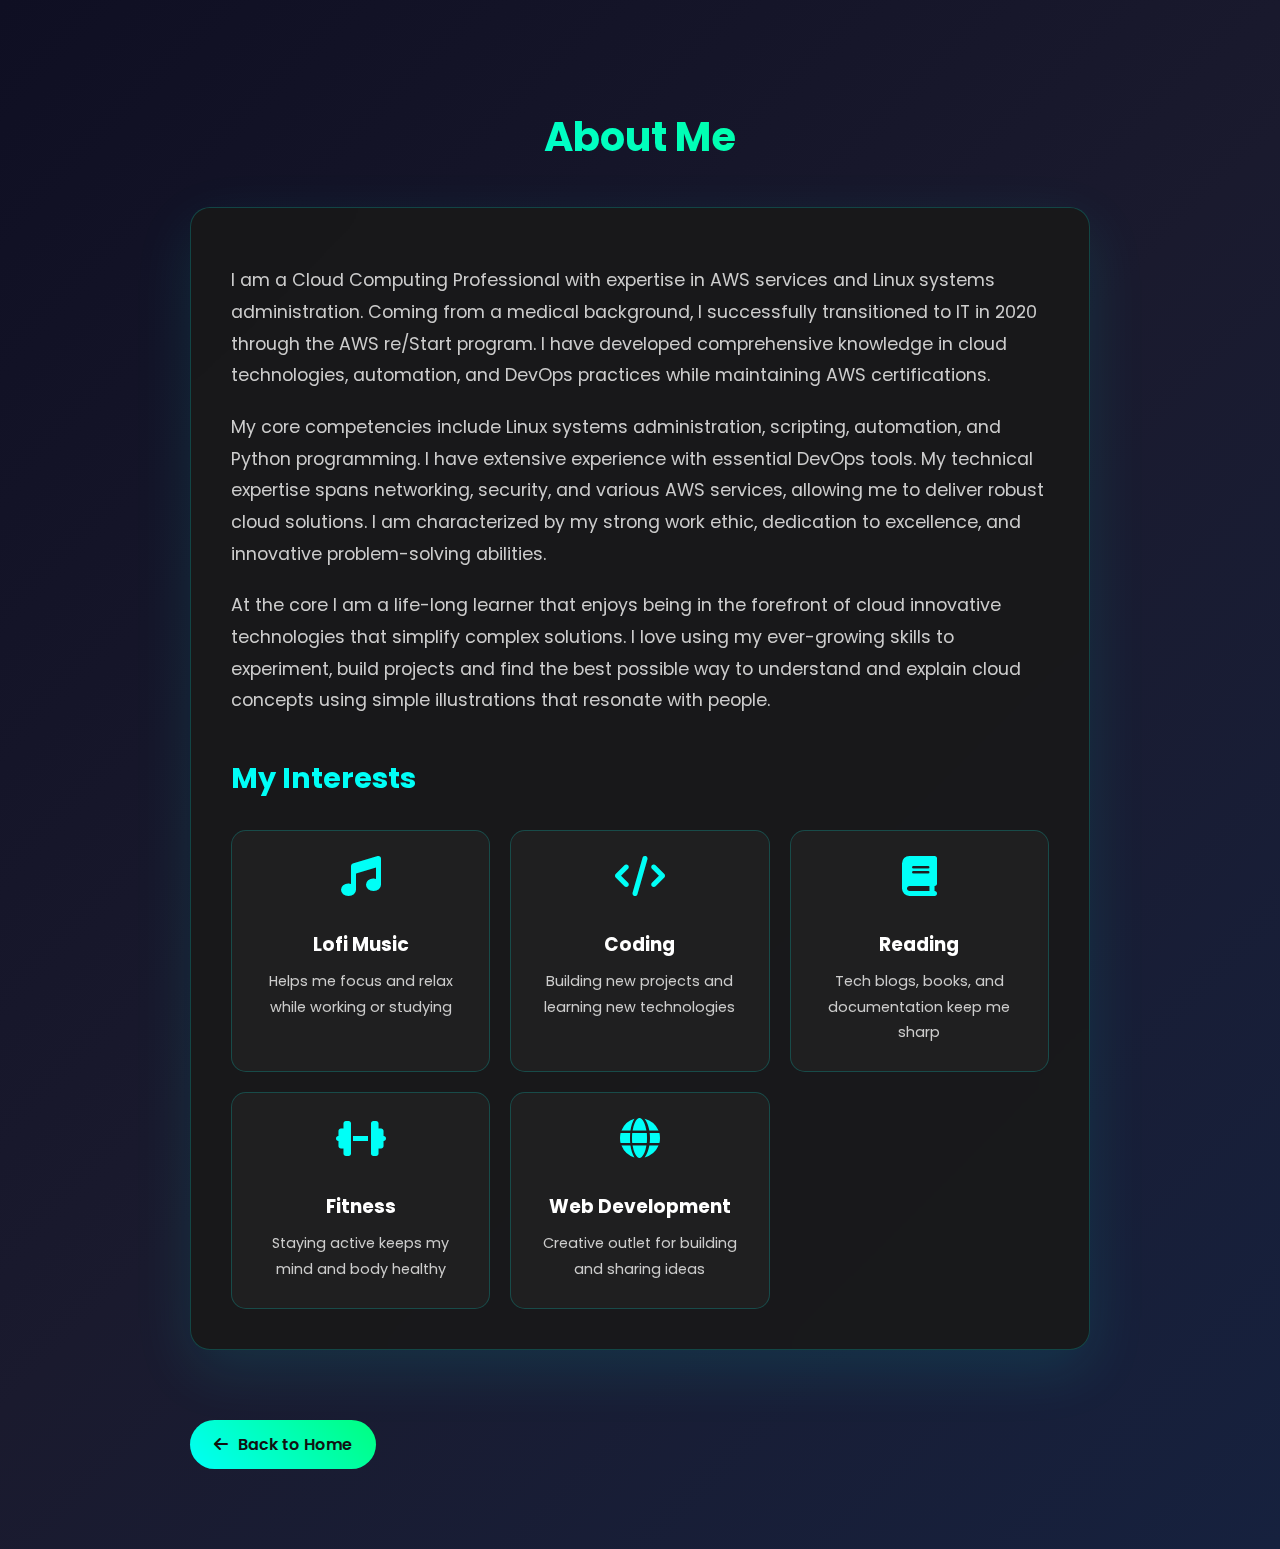
<file: about.html>
<!DOCTYPE html>
<html lang="en">
<head>
    <meta charset="UTF-8" />
    <meta name="viewport" content="width=device-width, initial-scale=1.0" />
    <title>About Me | Gustav V. Kiewiets</title>
    <link rel="stylesheet" href="https://cdnjs.cloudflare.com/ajax/libs/font-awesome/6.4.2/css/all.min.css"/>
    <link href="https://fonts.googleapis.com/css2?family=Poppins:wght@300;400;500;600;700&display=swap" rel="stylesheet">
    <style>
        body {
            font-family: 'Poppins', Arial, sans-serif;
            background: linear-gradient(135deg, #0f0f23 0%, #1a1a2e 50%, #16213e 100%);
            margin: 0;
            padding: 0;
            color: #fff;
            min-height: 100vh;
        }
        
        .container {
            max-width: 900px;
            margin: 60px auto;
            padding: 20px;
        }
        
        h1 {
            text-align: center;
            font-size: 2.5rem;
            font-weight: 700;
            margin-bottom: 40px;
            background: linear-gradient(45deg, #00fff7, #00ff7f);
            -webkit-background-clip: text;
            -webkit-text-fill-color: transparent;
            background-clip: text;
        }
        
        .about-card {
            background: rgba(24, 24, 24, 0.9);
            backdrop-filter: blur(20px);
            border-radius: 20px;
            border: 1px solid rgba(0, 255, 247, 0.2);
            box-shadow: 0 20px 60px rgba(0, 255, 247, 0.1);
            padding: 40px;
            margin-bottom: 40px;
        }
        
        .about-card h2 {
            color: #00fff7;
            font-size: 1.8rem;
            margin-bottom: 20px;
        }
        
        .about-card p {
            color: #ccc;
            line-height: 1.8;
            font-size: 1.1rem;
            margin-bottom: 20px;
        }
        
        .interests-section {
            margin-top: 40px;
        }
        
        .interests-grid {
            display: grid;
            grid-template-columns: repeat(auto-fit, minmax(250px, 1fr));
            gap: 20px;
            margin-top: 30px;
        }
        
        .interest-box {
            background: rgba(34, 34, 34, 0.8);
            border-radius: 15px;
            padding: 25px;
            border: 1px solid rgba(0, 255, 247, 0.2);
            transition: all 0.3s ease;
            cursor: pointer;
            text-align: center;
        }
        
        .interest-box:hover {
            border-color: #00fff7;
            transform: translateY(-5px);
            box-shadow: 0 15px 30px rgba(0, 255, 247, 0.2);
        }
        
        .interest-box i {
            font-size: 2.5rem;
            color: #00fff7;
            margin-bottom: 15px;
        }
        
        .interest-box h3 {
            color: #fff;
            margin-bottom: 10px;
        }
        
        .interest-box p {
            color: #ccc;
            font-size: 0.9rem;
            margin: 0;
        }
        
        .back-link {
            display: inline-flex;
            align-items: center;
            gap: 10px;
            background: linear-gradient(45deg, #00fff7, #00ff7f);
            color: #111;
            text-decoration: none;
            padding: 12px 24px;
            border-radius: 25px;
            font-weight: 600;
            transition: all 0.3s ease;
            margin-top: 30px;
        }
        
        .back-link:hover {
            transform: translateY(-2px);
            box-shadow: 0 10px 25px rgba(0, 255, 247, 0.3);
        }
        
        @media (max-width: 768px) {
            .container {
                margin: 40px auto;
                padding: 15px;
            }
            
            .about-card {
                padding: 30px 20px;
            }
            
            h1 {
                font-size: 2rem;
            }
            
            .interests-grid {
                grid-template-columns: 1fr;
            }
        }
    </style>
</head>
<body>
    <div class="container">
        <h1>About Me</h1>
        
        <div class="about-card">
            <p>
                I am a Cloud Computing Professional with expertise in AWS services and Linux systems administration. Coming from a medical background, I successfully transitioned to IT in 2020 through the AWS re/Start program. I have developed comprehensive knowledge in cloud technologies, automation, and DevOps practices while maintaining AWS certifications.
            </p>
            <p>
                My core competencies include Linux systems administration, scripting, automation, and Python programming. I have extensive experience with essential DevOps tools. My technical expertise spans networking, security, and various AWS services, allowing me to deliver robust cloud solutions. I am characterized by my strong work ethic, dedication to excellence, and innovative problem-solving abilities.
            </p>
            <p>
                At the core I am a life-long learner that enjoys being in the forefront of cloud innovative technologies that simplify complex solutions. I love using my ever-growing skills to experiment, build projects and find the best possible way to understand and explain cloud concepts using simple illustrations that resonate with people.
            </p>
            
            <div class="interests-section">
                <h2>My Interests</h2>
                <div class="interests-grid">
                    <div class="interest-box">
                        <i class="fa-solid fa-music"></i>
                        <h3>Lofi Music</h3>
                        <p>Helps me focus and relax while working or studying</p>
                    </div>
                    <div class="interest-box">
                        <i class="fa-solid fa-code"></i>
                        <h3>Coding</h3>
                        <p>Building new projects and learning new technologies</p>
                    </div>
                    <div class="interest-box">
                        <i class="fa-solid fa-book"></i>
                        <h3>Reading</h3>
                        <p>Tech blogs, books, and documentation keep me sharp</p>
                    </div>
                    <div class="interest-box">
                        <i class="fa-solid fa-dumbbell"></i>
                        <h3>Fitness</h3>
                        <p>Staying active keeps my mind and body healthy</p>
                    </div>
                    <div class="interest-box">
                        <i class="fa-solid fa-globe"></i>
                        <h3>Web Development</h3>
                        <p>Creative outlet for building and sharing ideas</p>
                    </div>
                </div>
            </div>
        </div>
        
        <a href="index.html" class="back-link">
            <i class="fas fa-arrow-left"></i> Back to Home
        </a>
    </div>
</body>
</html>
</file>
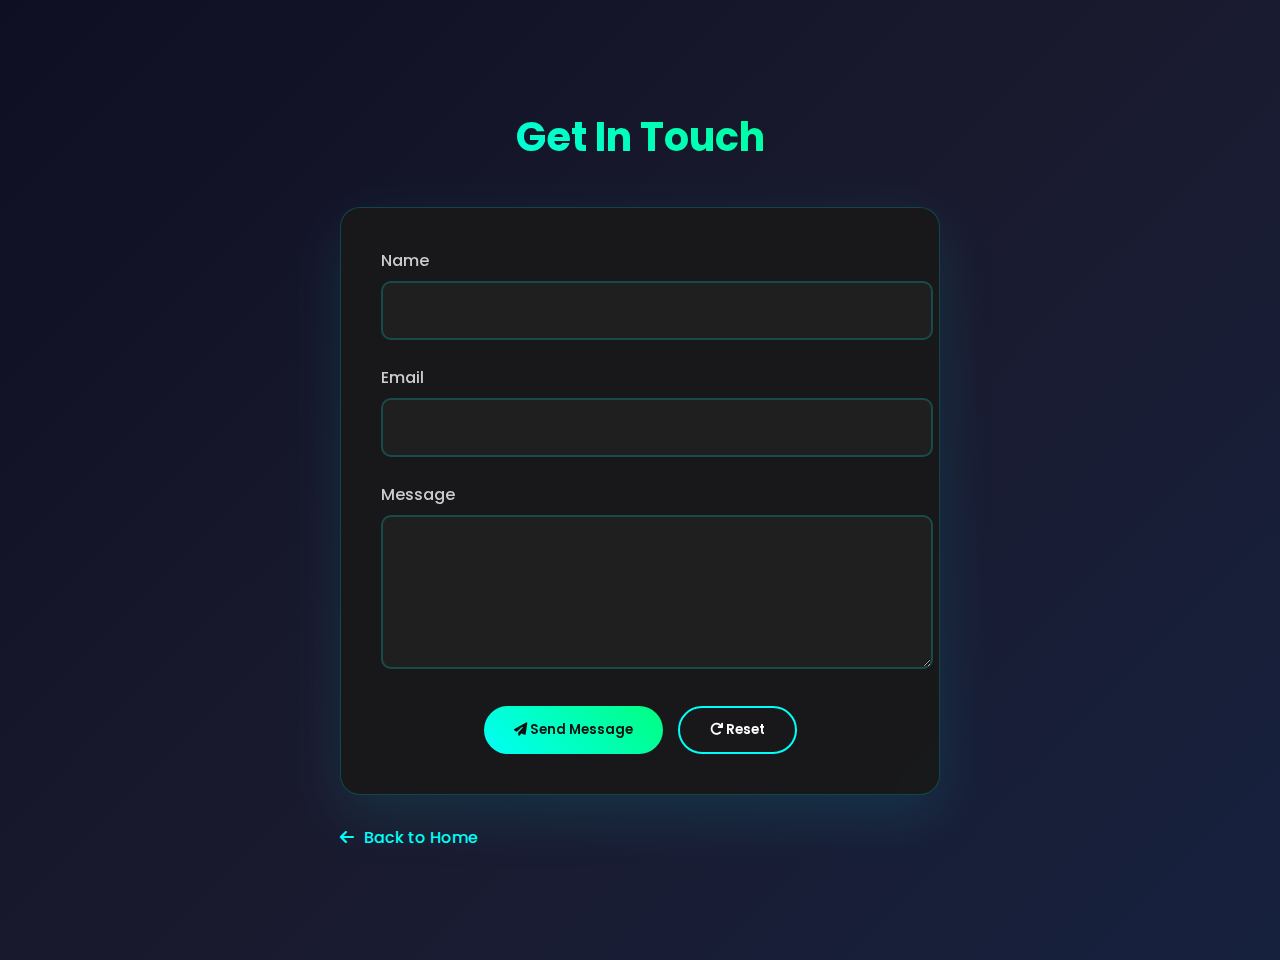
<file: contact.html>
<!DOCTYPE html>
<html lang="en">
<head>
    <meta charset="UTF-8" />
    <meta name="viewport" content="width=device-width, initial-scale=1.0" />
    <title>Contact | Gustav V. Kiewiets</title>
    <link rel="stylesheet" href="https://cdnjs.cloudflare.com/ajax/libs/font-awesome/6.4.2/css/all.min.css"/>
    <link href="https://fonts.googleapis.com/css2?family=Poppins:wght@300;400;500;600;700&display=swap" rel="stylesheet">
    <style>
      body {
        background: linear-gradient(135deg, #0f0f23 0%, #1a1a2e 50%, #16213e 100%);
        color: #fff;
        font-family: 'Poppins', Arial, sans-serif;
        margin: 0;
        min-height: 100vh;
        padding: 0;
      }
      
      .container {
        max-width: 600px;
        margin: 60px auto;
        padding: 20px;
      }
      
      h1 {
        text-align: center;
        color: #00fff7;
        font-size: 2.5rem;
        font-weight: 700;
        margin-bottom: 40px;
        background: linear-gradient(45deg, #00fff7, #00ff7f);
        -webkit-background-clip: text;
        -webkit-text-fill-color: transparent;
        background-clip: text;
      }
      
      .contact-card {
        background: rgba(24, 24, 24, 0.9);
        backdrop-filter: blur(20px);
        padding: 40px;
        border-radius: 20px;
        border: 1px solid rgba(0, 255, 247, 0.2);
        box-shadow: 0 20px 60px rgba(0, 255, 247, 0.1);
      }
      
      .form-group {
        margin-bottom: 25px;
      }
      
      label {
        display: block;
        margin-bottom: 8px;
        font-weight: 500;
        color: #ccc;
      }
      
      input, textarea {
        width: 100%;
        padding: 15px;
        border-radius: 10px;
        border: 2px solid rgba(0, 255, 247, 0.2);
        background: rgba(34, 34, 34, 0.8);
        color: #fff;
        font-size: 1rem;
        font-family: 'Poppins', Arial, sans-serif;
        transition: all 0.3s ease;
      }
      
      input:focus, textarea:focus {
        outline: none;
        border-color: #00fff7;
        box-shadow: 0 0 20px rgba(0, 255, 247, 0.2);
      }
      
      textarea {
        resize: vertical;
        min-height: 120px;
      }
      
      .form-actions {
        display: flex;
        gap: 15px;
        justify-content: center;
        margin-top: 30px;
      }
      
      .btn {
        padding: 12px 30px;
        border-radius: 25px;
        font-weight: 600;
        text-decoration: none;
        border: none;
        cursor: pointer;
        transition: all 0.3s ease;
        font-family: 'Poppins', Arial, sans-serif;
      }
      
      .btn-primary {
        background: linear-gradient(45deg, #00fff7, #00ff7f);
        color: #111;
      }
      
      .btn-primary:hover {
        transform: translateY(-2px);
        box-shadow: 0 10px 25px rgba(0, 255, 247, 0.3);
      }
      
      .btn-secondary {
        background: transparent;
        color: #fff;
        border: 2px solid #00fff7;
      }
      
      .btn-secondary:hover {
        background: #00fff7;
        color: #111;
      }
      
      .success-message {
        display: none;
        background: rgba(0, 255, 127, 0.1);
        border: 1px solid rgba(0, 255, 127, 0.3);
        color: #00ff7f;
        padding: 15px;
        border-radius: 10px;
        text-align: center;
        margin-top: 20px;
      }
      
      .back-link {
        display: inline-flex;
        align-items: center;
        gap: 10px;
        color: #00fff7;
        text-decoration: none;
        margin-top: 30px;
        font-weight: 500;
        transition: color 0.3s ease;
      }
      
      .back-link:hover {
        color: #fff;
      }
      
      @media (max-width: 768px) {
        .container {
          margin: 40px auto;
          padding: 15px;
        }
        
        .contact-card {
          padding: 30px 20px;
        }
        
        h1 {
          font-size: 2rem;
        }
        
        .form-actions {
          flex-direction: column;
        }
      }
    </style>
</head>
<body>
  <div class="container">
    <h1>Get In Touch</h1>
    
    <div class="contact-card">
      <form id="contactForm" method="post" action="https://tmlwb24aff.execute-api.af-south-1.amazonaws.com/Production_Stage/SendMailFunctionSES">
        <div class="form-group">
          <label for="name">Name</label>
          <input type="text" name="name" id="name" required />
        </div>

        <div class="form-group">
          <label for="email">Email</label>
          <input type="email" name="email" id="email" required />
        </div>

        <div class="form-group">
          <label for="message">Message</label>
          <textarea name="message" id="message" required></textarea>
        </div>

        <div class="form-actions">
          <button type="submit" class="btn btn-primary">
            <i class="fas fa-paper-plane"></i> Send Message
          </button>
          <button type="reset" class="btn btn-secondary">
            <i class="fas fa-redo"></i> Reset
          </button>
        </div>
      </form>
      
      <div id="success-message" class="success-message">
        <i class="fas fa-check-circle"></i> Message sent successfully!
      </div>
    </div>
    
    <a href="index.html" class="back-link">
      <i class="fas fa-arrow-left"></i> Back to Home
    </a>
  </div>

  <script>
    document.getElementById('contactForm').addEventListener('submit', async function(e) {
      e.preventDefault();
      
      const submitBtn = this.querySelector('button[type="submit"]');
      const successMessage = document.getElementById('success-message');
      
      const name = document.getElementById('name').value.trim();
      const email = document.getElementById('email').value.trim();
      const message = document.getElementById('message').value.trim();

      // Show loading state
      submitBtn.disabled = true;
      submitBtn.innerHTML = '<i class="fas fa-spinner fa-spin"></i> Sending...';

      const payload = { name, email, message };

      try {
        const response = await fetch(this.action, {
          method: 'POST',
          headers: { 'Content-Type': 'application/json' },
          body: JSON.stringify(payload)
        });

        if (response.ok) {
          successMessage.style.display = 'block';
          this.reset();
          
          setTimeout(() => {
            window.location.href = "index.html";
          }, 2000);
        } else {
          alert('Failed to send message. Please try again.');
        }
      } catch (error) {
        alert('Network error. Please try again.');
      }
      
      // Reset button
      submitBtn.disabled = false;
      submitBtn.innerHTML = '<i class="fas fa-paper-plane"></i> Send Message';
    });
  </script>
</body>
</html>
</file>
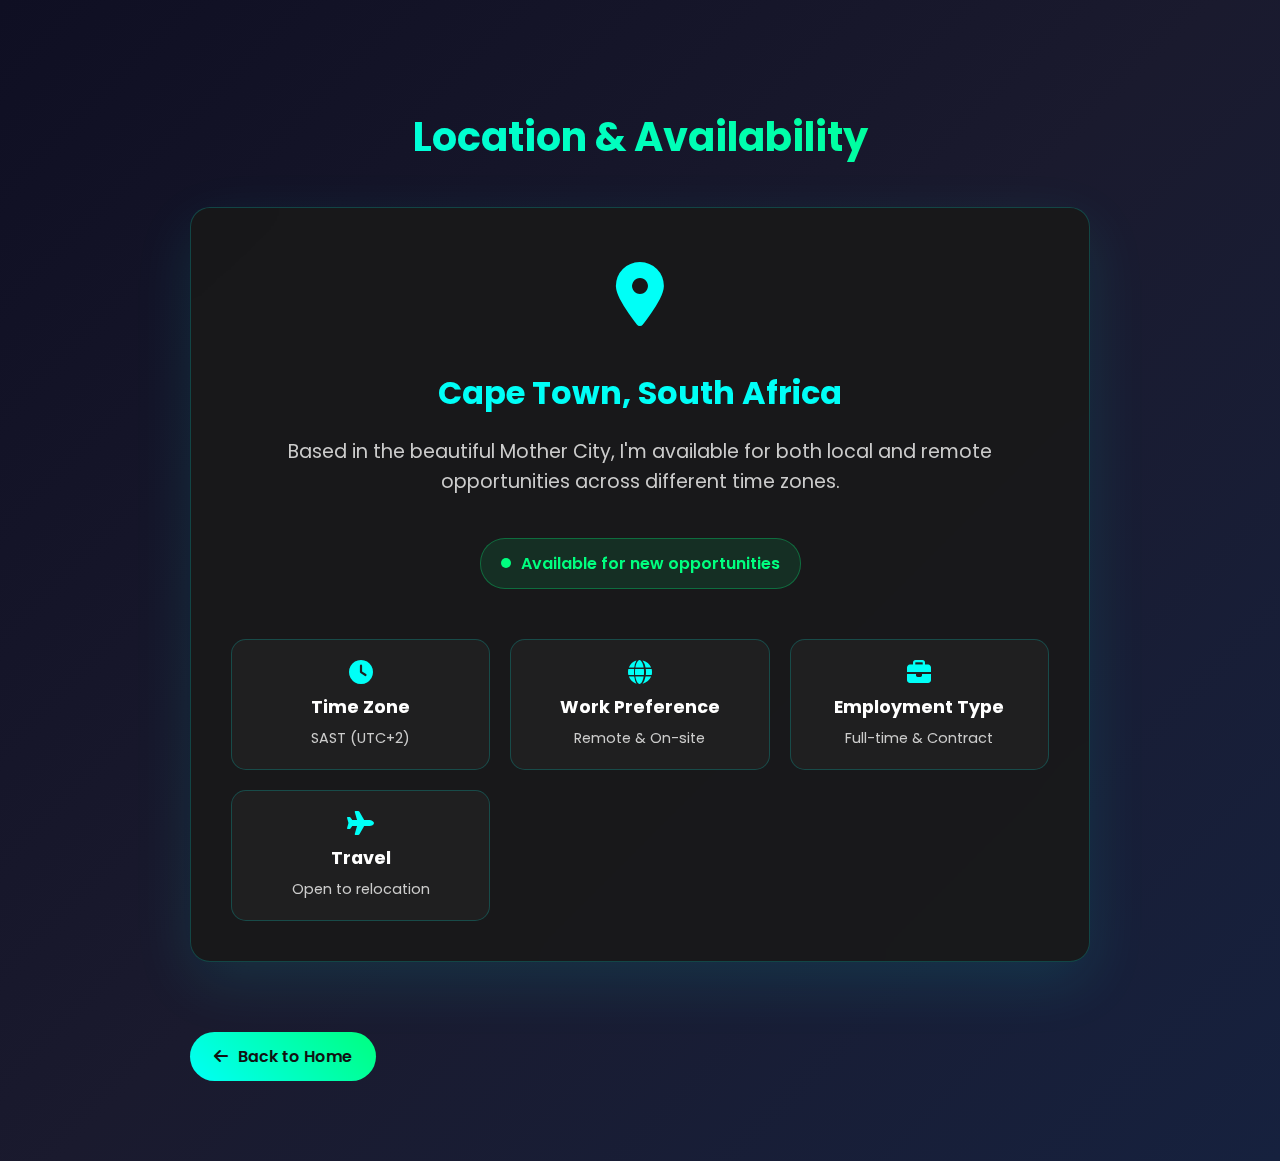
<file: location.html>
<!DOCTYPE html>
<html lang="en">
<head>
    <meta charset="UTF-8" />
    <meta name="viewport" content="width=device-width, initial-scale=1.0" />
    <title>Location | Gustav V. Kiewiets</title>
    <link rel="stylesheet" href="https://cdnjs.cloudflare.com/ajax/libs/font-awesome/6.4.2/css/all.min.css"/>
    <link href="https://fonts.googleapis.com/css2?family=Poppins:wght@300;400;500;600;700&display=swap" rel="stylesheet">
    <style>
        body {
            font-family: 'Poppins', Arial, sans-serif;
            background: linear-gradient(135deg, #0f0f23 0%, #1a1a2e 50%, #16213e 100%);
            margin: 0;
            padding: 0;
            color: #fff;
            min-height: 100vh;
        }
        
        .container {
            max-width: 900px;
            margin: 60px auto;
            padding: 20px;
        }
        
        h1 {
            text-align: center;
            font-size: 2.5rem;
            font-weight: 700;
            margin-bottom: 40px;
            background: linear-gradient(45deg, #00fff7, #00ff7f);
            -webkit-background-clip: text;
            -webkit-text-fill-color: transparent;
            background-clip: text;
        }
        
        .location-card {
            background: rgba(24, 24, 24, 0.9);
            backdrop-filter: blur(20px);
            border-radius: 20px;
            border: 1px solid rgba(0, 255, 247, 0.2);
            box-shadow: 0 20px 60px rgba(0, 255, 247, 0.1);
            padding: 40px;
            margin-bottom: 40px;
            text-align: center;
        }
        
        .location-icon {
            font-size: 4rem;
            color: #00fff7;
            margin-bottom: 20px;
        }
        
        .location-info h2 {
            color: #00fff7;
            font-size: 2rem;
            margin-bottom: 15px;
        }
        
        .location-info p {
            color: #ccc;
            font-size: 1.2rem;
            line-height: 1.6;
            margin-bottom: 20px;
        }
        
        .availability-status {
            display: inline-flex;
            align-items: center;
            gap: 10px;
            background: rgba(0, 255, 127, 0.1);
            border: 1px solid rgba(0, 255, 127, 0.3);
            color: #00ff7f;
            padding: 12px 20px;
            border-radius: 25px;
            font-weight: 600;
            margin: 20px 0;
        }
        
        .status-dot {
            width: 10px;
            height: 10px;
            background: #00ff7f;
            border-radius: 50%;
            animation: pulse 2s infinite;
        }
        
        @keyframes pulse {
            0%, 100% { opacity: 1; }
            50% { opacity: 0.5; }
        }
        
        .contact-info {
            display: grid;
            grid-template-columns: repeat(auto-fit, minmax(250px, 1fr));
            gap: 20px;
            margin-top: 30px;
        }
        
        .contact-item {
            background: rgba(34, 34, 34, 0.8);
            border-radius: 15px;
            padding: 20px;
            border: 1px solid rgba(0, 255, 247, 0.2);
            transition: all 0.3s ease;
        }
        
        .contact-item:hover {
            border-color: #00fff7;
            transform: translateY(-3px);
        }
        
        .contact-item i {
            font-size: 1.5rem;
            color: #00fff7;
            margin-bottom: 10px;
        }
        
        .contact-item h3 {
            color: #fff;
            margin: 0 0 8px 0;
            font-size: 1.1rem;
        }
        
        .contact-item p {
            color: #ccc;
            margin: 0;
            font-size: 0.9rem;
        }
        
        .back-link {
            display: inline-flex;
            align-items: center;
            gap: 10px;
            background: linear-gradient(45deg, #00fff7, #00ff7f);
            color: #111;
            text-decoration: none;
            padding: 12px 24px;
            border-radius: 25px;
            font-weight: 600;
            transition: all 0.3s ease;
            margin-top: 30px;
        }
        
        .back-link:hover {
            transform: translateY(-2px);
            box-shadow: 0 10px 25px rgba(0, 255, 247, 0.3);
        }
        
        @media (max-width: 768px) {
            .container {
                margin: 40px auto;
                padding: 15px;
            }
            
            .location-card {
                padding: 30px 20px;
            }
            
            h1 {
                font-size: 2rem;
            }
            
            .location-info h2 {
                font-size: 1.6rem;
            }
            
            .contact-info {
                grid-template-columns: 1fr;
            }
        }
    </style>
</head>
<body>
    <div class="container">
        <h1>Location & Availability</h1>
        
        <div class="location-card">
            <div class="location-icon">
                <i class="fas fa-map-marker-alt"></i>
            </div>
            
            <div class="location-info">
                <h2>Cape Town, South Africa</h2>
                <p>Based in the beautiful Mother City, I'm available for both local and remote opportunities across different time zones.</p>
                
                <div class="availability-status">
                    <span class="status-dot"></span>
                    Available for new opportunities
                </div>
            </div>
            
            <div class="contact-info">
                <div class="contact-item">
                    <i class="fas fa-clock"></i>
                    <h3>Time Zone</h3>
                    <p>SAST (UTC+2)</p>
                </div>
                
                <div class="contact-item">
                    <i class="fas fa-globe"></i>
                    <h3>Work Preference</h3>
                    <p>Remote & On-site</p>
                </div>
                
                <div class="contact-item">
                    <i class="fas fa-briefcase"></i>
                    <h3>Employment Type</h3>
                    <p>Full-time & Contract</p>
                </div>
                
                <div class="contact-item">
                    <i class="fas fa-plane"></i>
                    <h3>Travel</h3>
                    <p>Open to relocation</p>
                </div>
            </div>
        </div>
        
        <a href="index.html" class="back-link">
            <i class="fas fa-arrow-left"></i> Back to Home
        </a>
    </div>
</body>
</html>
</file>
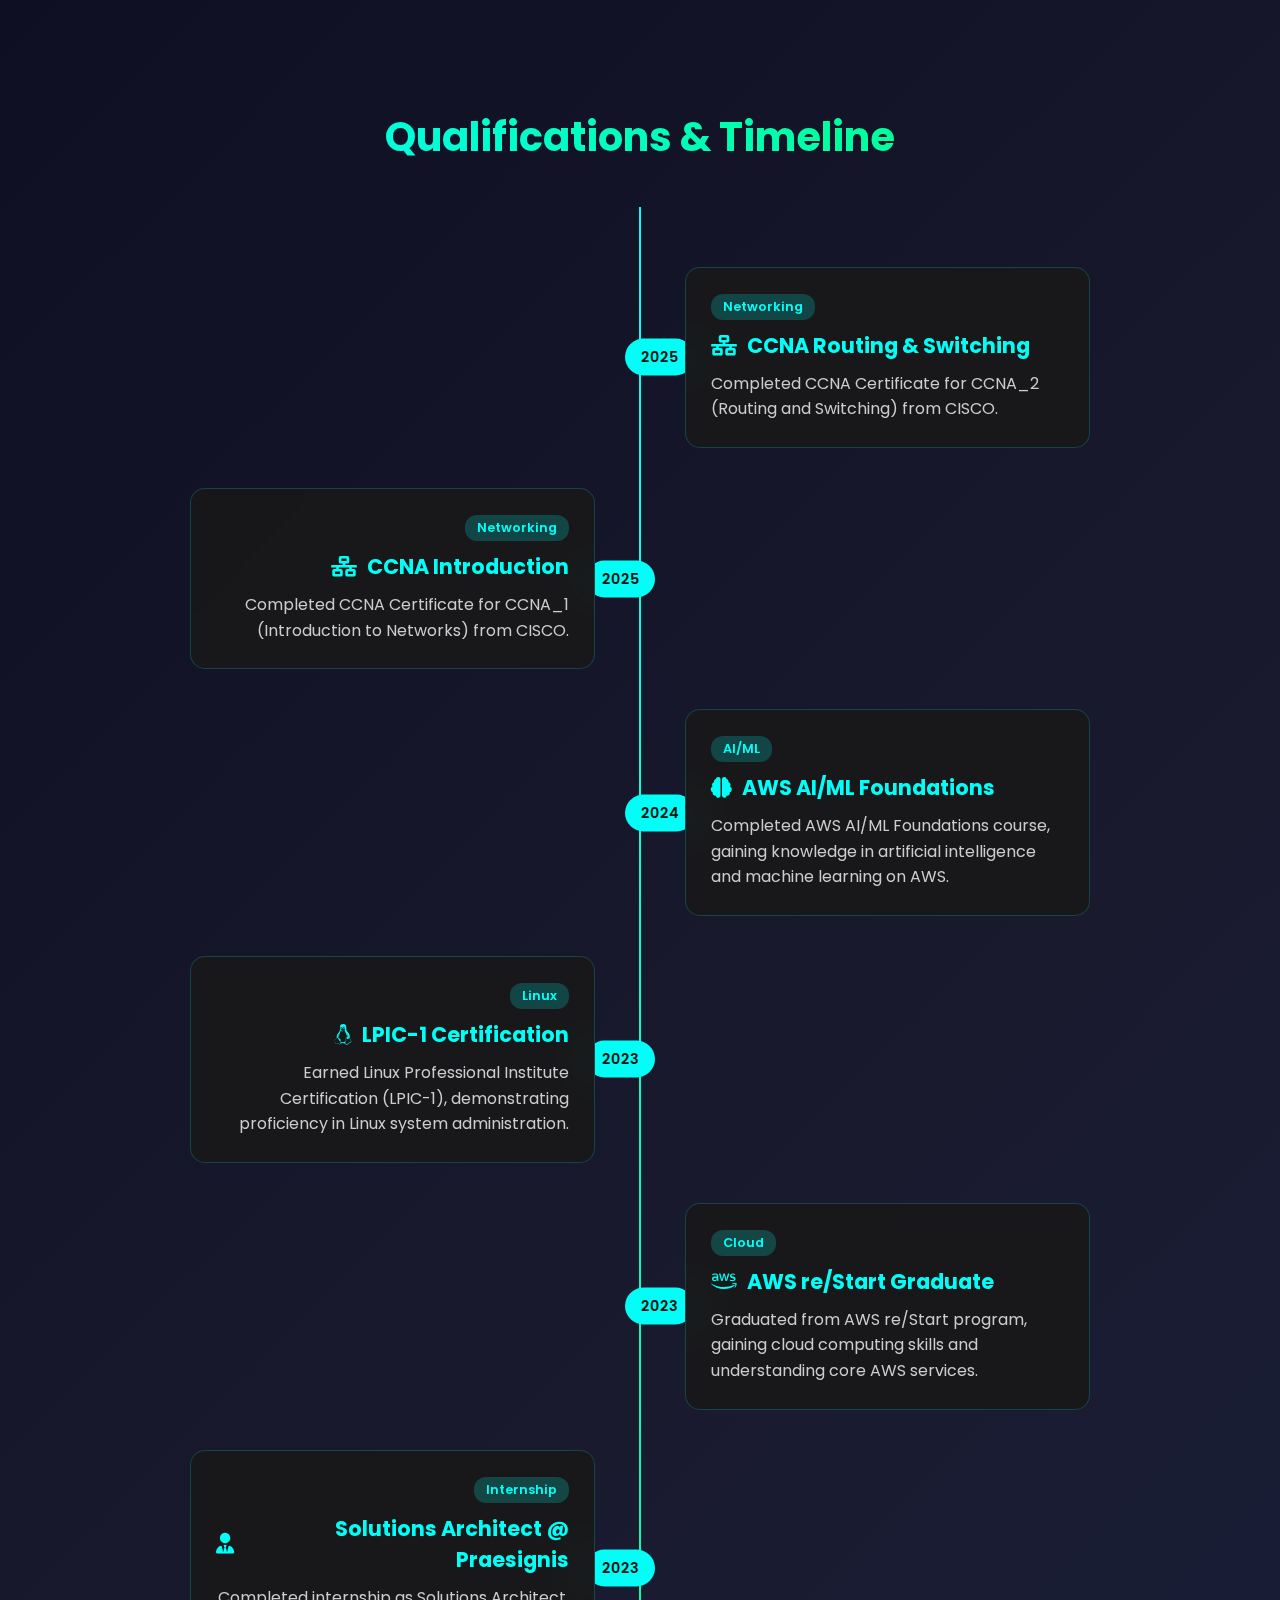
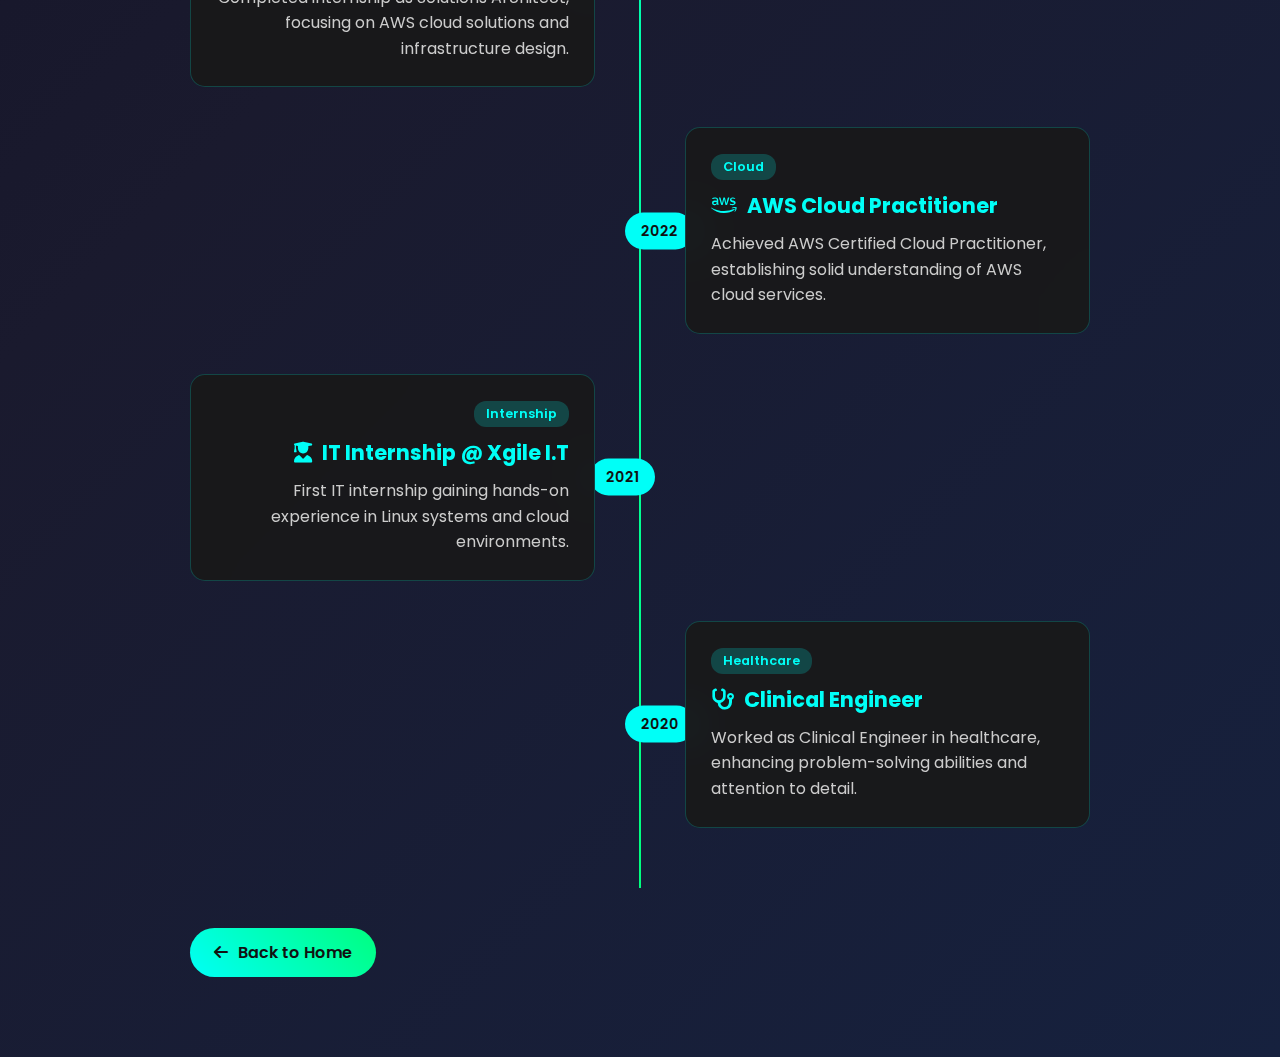
<file: qualifications.html>
<!DOCTYPE html>
<html lang="en">
<head>
    <meta charset="UTF-8" />
    <meta name="viewport" content="width=device-width, initial-scale=1.0" />
    <title>Qualifications | Gustav V. Kiewiets</title>
    <link rel="stylesheet" href="https://cdnjs.cloudflare.com/ajax/libs/font-awesome/6.4.2/css/all.min.css"/>
    <link href="https://fonts.googleapis.com/css2?family=Poppins:wght@300;400;500;600;700&display=swap" rel="stylesheet">
    <style>
        body {
            font-family: 'Poppins', Arial, sans-serif;
            background: linear-gradient(135deg, #0f0f23 0%, #1a1a2e 50%, #16213e 100%);
            margin: 0;
            padding: 0;
            color: #fff;
            min-height: 100vh;
        }
        
        .container {
            max-width: 900px;
            margin: 60px auto;
            padding: 20px;
        }
        
        h1 {
            text-align: center;
            font-size: 2.5rem;
            font-weight: 700;
            margin-bottom: 40px;
            background: linear-gradient(45deg, #00fff7, #00ff7f);
            -webkit-background-clip: text;
            -webkit-text-fill-color: transparent;
            background-clip: text;
        }
        
        .timeline {
            position: relative;
            padding: 20px 0;
        }
        
        .timeline::before {
            content: '';
            position: absolute;
            left: 50%;
            top: 0;
            bottom: 0;
            width: 2px;
            background: linear-gradient(180deg, #00fff7, #00ff7f);
            transform: translateX(-50%);
        }
        
        .timeline-item {
            position: relative;
            margin: 40px 0;
            width: 45%;
        }
        
        .timeline-item.left {
            left: 0;
            text-align: right;
        }
        
        .timeline-item.right {
            left: 55%;
            text-align: left;
        }
        
        .timeline-content {
            background: rgba(24, 24, 24, 0.9);
            backdrop-filter: blur(20px);
            border-radius: 15px;
            border: 1px solid rgba(0, 255, 247, 0.2);
            padding: 25px;
            position: relative;
            transition: all 0.3s ease;
        }
        
        .timeline-content:hover {
            border-color: #00fff7;
            transform: translateY(-5px);
            box-shadow: 0 15px 30px rgba(0, 255, 247, 0.2);
        }
        
        .timeline-year {
            position: absolute;
            top: 50%;
            transform: translateY(-50%);
            background: #00fff7;
            color: #111;
            padding: 8px 16px;
            border-radius: 20px;
            font-weight: 600;
            font-size: 0.9rem;
        }
        
        .timeline-item.left .timeline-year {
            right: -60px;
        }
        
        .timeline-item.right .timeline-year {
            left: -60px;
        }
        
        .timeline-dot {
            position: absolute;
            top: 50%;
            width: 12px;
            height: 12px;
            background: #00fff7;
            border-radius: 50%;
            transform: translateY(-50%);
        }
        
        .timeline-item.left .timeline-dot {
            right: -51px;
        }
        
        .timeline-item.right .timeline-dot {
            left: -51px;
        }
        
        .timeline-content h3 {
            color: #00fff7;
            margin: 0 0 10px 0;
            font-size: 1.3rem;
            display: flex;
            align-items: center;
            gap: 10px;
        }
        
        .timeline-item.left h3 {
            justify-content: flex-end;
        }
        
        .timeline-content p {
            color: #ccc;
            margin: 0;
            line-height: 1.6;
        }
        
        .tag {
            display: inline-block;
            background: rgba(0, 255, 247, 0.2);
            color: #00fff7;
            padding: 4px 12px;
            border-radius: 12px;
            font-size: 0.8rem;
            font-weight: 600;
            margin-bottom: 10px;
        }
        
        .back-link {
            display: inline-flex;
            align-items: center;
            gap: 10px;
            background: linear-gradient(45deg, #00fff7, #00ff7f);
            color: #111;
            text-decoration: none;
            padding: 12px 24px;
            border-radius: 25px;
            font-weight: 600;
            transition: all 0.3s ease;
            margin-top: 40px;
        }
        
        .back-link:hover {
            transform: translateY(-2px);
            box-shadow: 0 10px 25px rgba(0, 255, 247, 0.3);
        }
        
        @media (max-width: 768px) {
            .container {
                margin: 40px auto;
                padding: 15px;
            }
            
            h1 {
                font-size: 2rem;
            }
            
            .timeline::before {
                left: 20px;
            }
            
            .timeline-item,
            .timeline-item.left,
            .timeline-item.right {
                width: 100%;
                left: 0;
                text-align: left;
                padding-left: 50px;
            }
            
            .timeline-dot,
            .timeline-item.left .timeline-dot,
            .timeline-item.right .timeline-dot {
                left: 14px;
            }
            
            .timeline-year,
            .timeline-item.left .timeline-year,
            .timeline-item.right .timeline-year {
                position: static;
                transform: none;
                margin-bottom: 10px;
                display: inline-block;
            }
            
            .timeline-content h3,
            .timeline-item.left h3 {
                justify-content: flex-start;
            }
        }
    </style>
</head>
<body>
    <div class="container">
        <h1>Qualifications & Timeline</h1>
        
        <div class="timeline">
            <div class="timeline-item right">
                <div class="timeline-dot"></div>
                <div class="timeline-year">2025</div>
                <div class="timeline-content">
                    <span class="tag">Networking</span>
                    <h3><i class="fas fa-network-wired"></i> CCNA Routing & Switching</h3>
                    <p>Completed CCNA Certificate for CCNA_2 (Routing and Switching) from CISCO.</p>
                </div>
            </div>
            
            <div class="timeline-item left">
                <div class="timeline-dot"></div>
                <div class="timeline-year">2025</div>
                <div class="timeline-content">
                    <span class="tag">Networking</span>
                    <h3><i class="fas fa-network-wired"></i> CCNA Introduction</h3>
                    <p>Completed CCNA Certificate for CCNA_1 (Introduction to Networks) from CISCO.</p>
                </div>
            </div>
            
            <div class="timeline-item right">
                <div class="timeline-dot"></div>
                <div class="timeline-year">2024</div>
                <div class="timeline-content">
                    <span class="tag">AI/ML</span>
                    <h3><i class="fas fa-brain"></i> AWS AI/ML Foundations</h3>
                    <p>Completed AWS AI/ML Foundations course, gaining knowledge in artificial intelligence and machine learning on AWS.</p>
                </div>
            </div>
            
            <div class="timeline-item left">
                <div class="timeline-dot"></div>
                <div class="timeline-year">2023</div>
                <div class="timeline-content">
                    <span class="tag">Linux</span>
                    <h3><i class="fab fa-linux"></i> LPIC-1 Certification</h3>
                    <p>Earned Linux Professional Institute Certification (LPIC-1), demonstrating proficiency in Linux system administration.</p>
                </div>
            </div>
            
            <div class="timeline-item right">
                <div class="timeline-dot"></div>
                <div class="timeline-year">2023</div>
                <div class="timeline-content">
                    <span class="tag">Cloud</span>
                    <h3><i class="fab fa-aws"></i> AWS re/Start Graduate</h3>
                    <p>Graduated from AWS re/Start program, gaining cloud computing skills and understanding core AWS services.</p>
                </div>
            </div>
            
            <div class="timeline-item left">
                <div class="timeline-dot"></div>
                <div class="timeline-year">2023</div>
                <div class="timeline-content">
                    <span class="tag">Internship</span>
                    <h3><i class="fas fa-user-tie"></i> Solutions Architect @ Praesignis</h3>
                    <p>Completed internship as Solutions Architect, focusing on AWS cloud solutions and infrastructure design.</p>
                </div>
            </div>
            
            <div class="timeline-item right">
                <div class="timeline-dot"></div>
                <div class="timeline-year">2022</div>
                <div class="timeline-content">
                    <span class="tag">Cloud</span>
                    <h3><i class="fab fa-aws"></i> AWS Cloud Practitioner</h3>
                    <p>Achieved AWS Certified Cloud Practitioner, establishing solid understanding of AWS cloud services.</p>
                </div>
            </div>
            
            <div class="timeline-item left">
                <div class="timeline-dot"></div>
                <div class="timeline-year">2021</div>
                <div class="timeline-content">
                    <span class="tag">Internship</span>
                    <h3><i class="fas fa-user-graduate"></i> IT Internship @ Xgile I.T</h3>
                    <p>First IT internship gaining hands-on experience in Linux systems and cloud environments.</p>
                </div>
            </div>
            
            <div class="timeline-item right">
                <div class="timeline-dot"></div>
                <div class="timeline-year">2020</div>
                <div class="timeline-content">
                    <span class="tag">Healthcare</span>
                    <h3><i class="fas fa-stethoscope"></i> Clinical Engineer</h3>
                    <p>Worked as Clinical Engineer in healthcare, enhancing problem-solving abilities and attention to detail.</p>
                </div>
            </div>
        </div>
        
        <a href="index.html" class="back-link">
            <i class="fas fa-arrow-left"></i> Back to Home
        </a>
    </div>
</body>
</html>
</file>
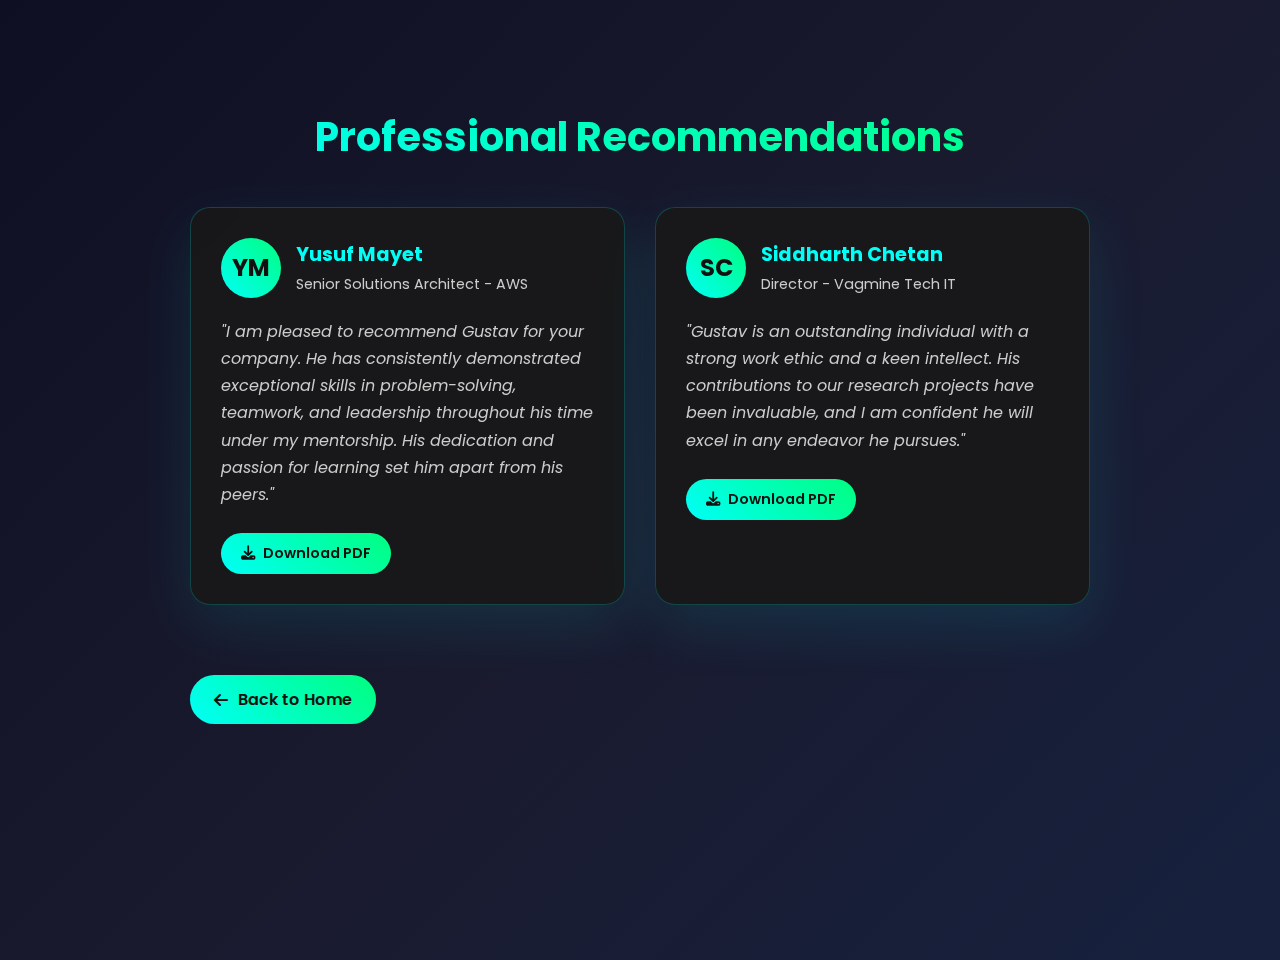
<file: recommendations.html>
<!DOCTYPE html>
<html lang="en">
<head>
    <meta charset="UTF-8" />
    <meta name="viewport" content="width=device-width, initial-scale=1.0" />
    <title>Recommendations | Gustav V. Kiewiets</title>
    <link rel="stylesheet" href="https://cdnjs.cloudflare.com/ajax/libs/font-awesome/6.4.2/css/all.min.css"/>
    <link href="https://fonts.googleapis.com/css2?family=Poppins:wght@300;400;500;600;700&display=swap" rel="stylesheet">
    <style>
        body {
            font-family: 'Poppins', Arial, sans-serif;
            background: linear-gradient(135deg, #0f0f23 0%, #1a1a2e 50%, #16213e 100%);
            margin: 0;
            padding: 0;
            color: #fff;
            min-height: 100vh;
        }
        
        .container {
            max-width: 900px;
            margin: 60px auto;
            padding: 20px;
        }
        
        h1 {
            text-align: center;
            font-size: 2.5rem;
            font-weight: 700;
            margin-bottom: 40px;
            background: linear-gradient(45deg, #00fff7, #00ff7f);
            -webkit-background-clip: text;
            -webkit-text-fill-color: transparent;
            background-clip: text;
        }
        
        .recommendations-grid {
            display: grid;
            grid-template-columns: repeat(auto-fit, minmax(400px, 1fr));
            gap: 30px;
            margin-bottom: 40px;
        }
        
        .recommendation-card {
            background: rgba(24, 24, 24, 0.9);
            backdrop-filter: blur(20px);
            border-radius: 20px;
            border: 1px solid rgba(0, 255, 247, 0.2);
            box-shadow: 0 20px 60px rgba(0, 255, 247, 0.1);
            padding: 30px;
            transition: all 0.3s ease;
        }
        
        .recommendation-card:hover {
            border-color: #00fff7;
            transform: translateY(-5px);
            box-shadow: 0 25px 70px rgba(0, 255, 247, 0.2);
        }
        
        .recommender-info {
            display: flex;
            align-items: center;
            gap: 15px;
            margin-bottom: 20px;
        }
        
        .recommender-avatar {
            width: 60px;
            height: 60px;
            background: linear-gradient(45deg, #00fff7, #00ff7f);
            border-radius: 50%;
            display: flex;
            align-items: center;
            justify-content: center;
            font-size: 1.5rem;
            color: #111;
            font-weight: 700;
        }
        
        .recommender-details h3 {
            color: #00fff7;
            margin: 0 0 5px 0;
            font-size: 1.2rem;
        }
        
        .recommender-details p {
            color: #ccc;
            margin: 0;
            font-size: 0.9rem;
        }
        
        .recommendation-text {
            color: #ccc;
            line-height: 1.7;
            font-size: 1rem;
            margin-bottom: 25px;
            font-style: italic;
        }
        
        .download-btn {
            display: inline-flex;
            align-items: center;
            gap: 8px;
            background: linear-gradient(45deg, #00fff7, #00ff7f);
            color: #111;
            text-decoration: none;
            padding: 10px 20px;
            border-radius: 25px;
            font-weight: 600;
            font-size: 0.9rem;
            transition: all 0.3s ease;
        }
        
        .download-btn:hover {
            transform: translateY(-2px);
            box-shadow: 0 8px 20px rgba(0, 255, 247, 0.3);
        }
        
        .back-link {
            display: inline-flex;
            align-items: center;
            gap: 10px;
            background: linear-gradient(45deg, #00fff7, #00ff7f);
            color: #111;
            text-decoration: none;
            padding: 12px 24px;
            border-radius: 25px;
            font-weight: 600;
            transition: all 0.3s ease;
            margin-top: 30px;
        }
        
        .back-link:hover {
            transform: translateY(-2px);
            box-shadow: 0 10px 25px rgba(0, 255, 247, 0.3);
        }
        
        @media (max-width: 768px) {
            .container {
                margin: 40px auto;
                padding: 15px;
            }
            
            .recommendations-grid {
                grid-template-columns: 1fr;
                gap: 20px;
            }
            
            .recommendation-card {
                padding: 25px 20px;
            }
            
            h1 {
                font-size: 2rem;
            }
        }
    </style>
</head>
<body>
    <div class="container">
        <h1>Professional Recommendations</h1>
        
        <div class="recommendations-grid">
            <div class="recommendation-card">
                <div class="recommender-info">
                    <div class="recommender-avatar">YM</div>
                    <div class="recommender-details">
                        <h3>Yusuf Mayet</h3>
                        <p>Senior Solutions Architect - AWS</p>
                    </div>
                </div>
                <div class="recommendation-text">
                    "I am pleased to recommend Gustav for your company. He has consistently demonstrated exceptional skills in problem-solving, teamwork, and leadership throughout his time under my mentorship. His dedication and passion for learning set him apart from his peers."
                </div>
                <a href="https://gus-resume.s3.af-south-1.amazonaws.com/Senior+Solutions+Architect++AWS+Recommendation.pdf" 
                   class="download-btn" download>
                    <i class="fas fa-download"></i>
                    Download PDF
                </a>
            </div>
            
            <div class="recommendation-card">
                <div class="recommender-info">
                    <div class="recommender-avatar">SC</div>
                    <div class="recommender-details">
                        <h3>Siddharth Chetan</h3>
                        <p>Director - Vagmine Tech IT</p>
                    </div>
                </div>
                <div class="recommendation-text">
                    "Gustav is an outstanding individual with a strong work ethic and a keen intellect. His contributions to our research projects have been invaluable, and I am confident he will excel in any endeavor he pursues."
                </div>
                <a href="https://gus-resume.s3.af-south-1.amazonaws.com/Vagmine+Tech+IT+Recommendation.pdf" 
                   class="download-btn" download>
                    <i class="fas fa-download"></i>
                    Download PDF
                </a>
            </div>
        </div>
        
        <a href="index.html" class="back-link">
            <i class="fas fa-arrow-left"></i> Back to Home
        </a>
    </div>
</body>
</html>
</file>
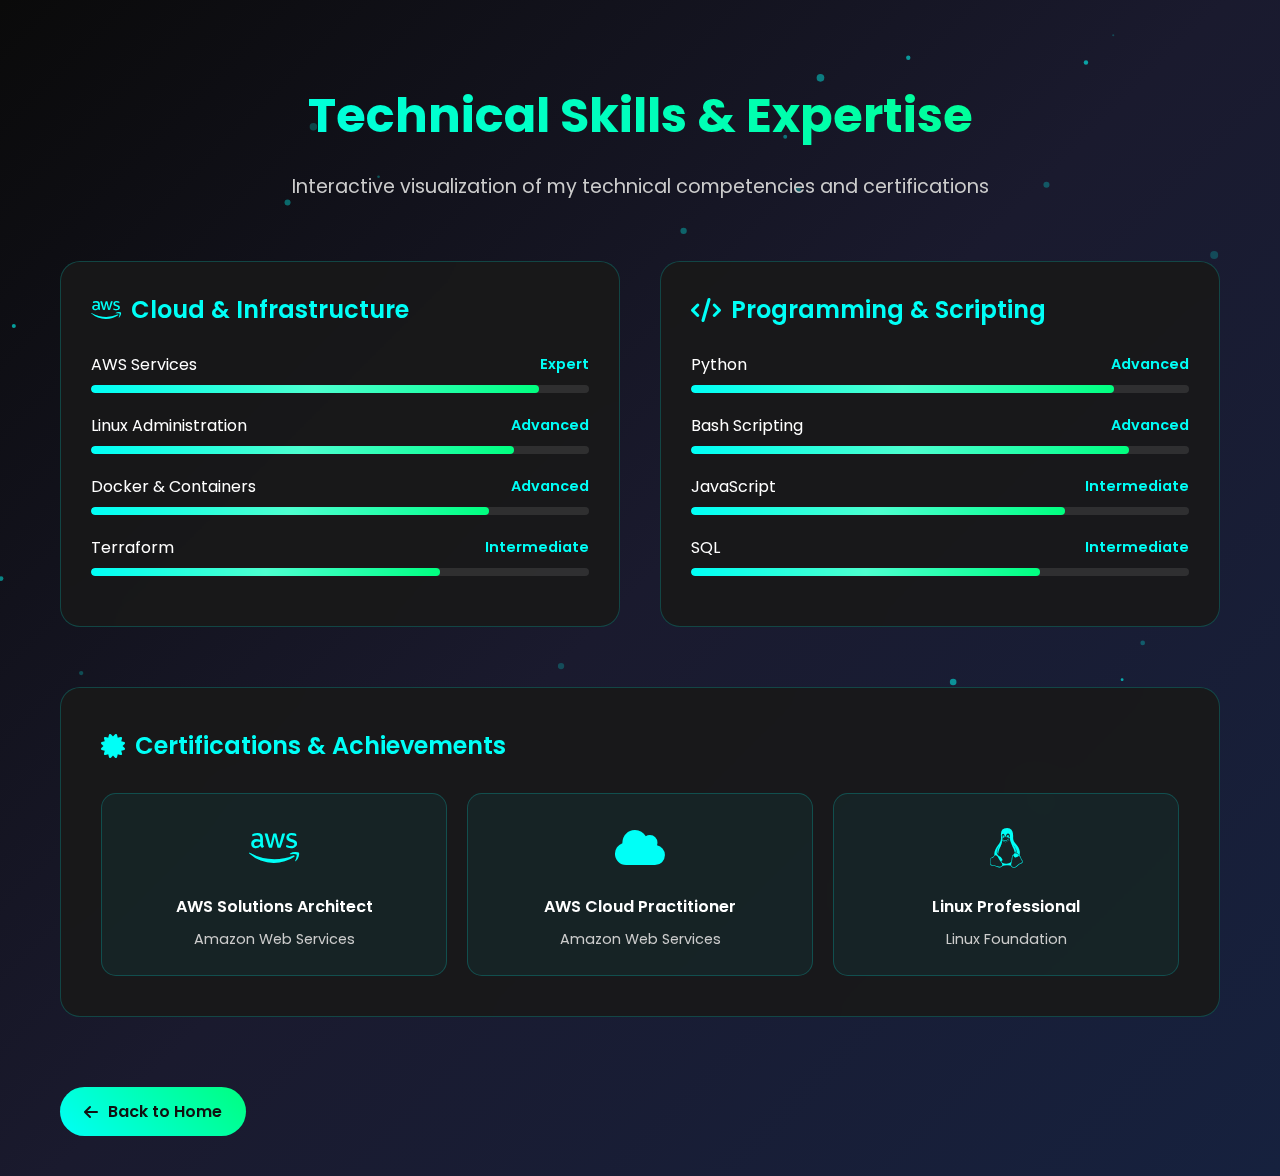
<file: skills-interactive.html>
<!DOCTYPE html>
<html lang="en">
<head>
    <meta charset="UTF-8">
    <meta name="viewport" content="width=device-width, initial-scale=1.0">
    <title>Interactive Skills | Gustav V. Kiewiets</title>
    <link rel="stylesheet" href="https://cdnjs.cloudflare.com/ajax/libs/font-awesome/6.0.0/css/all.min.css">
    <link href="https://fonts.googleapis.com/css2?family=Poppins:wght@300;400;500;600;700&display=swap" rel="stylesheet">
    <style>
        * {
            margin: 0;
            padding: 0;
            box-sizing: border-box;
        }

        body {
            font-family: 'Poppins', Arial, sans-serif;
            background: linear-gradient(135deg, #0a0a0a 0%, #1a1a2e 50%, #16213e 100%);
            color: #fff;
            min-height: 100vh;
            overflow-x: hidden;
        }

        .particles-bg {
            position: fixed;
            top: 0;
            left: 0;
            width: 100%;
            height: 100%;
            pointer-events: none;
            z-index: -1;
        }

        .container {
            max-width: 1200px;
            margin: 0 auto;
            padding: 80px 20px 40px;
        }

        .page-header {
            text-align: center;
            margin-bottom: 60px;
        }

        .page-title {
            font-size: 3rem;
            font-weight: 700;
            background: linear-gradient(45deg, #00fff7, #00ff7f);
            -webkit-background-clip: text;
            -webkit-text-fill-color: transparent;
            background-clip: text;
            margin-bottom: 20px;
            animation: slideInDown 1s ease;
        }

        .page-subtitle {
            font-size: 1.2rem;
            color: #ccc;
            animation: fadeIn 1s ease 0.5s both;
        }

        .skills-container {
            display: grid;
            grid-template-columns: 1fr 1fr;
            gap: 40px;
            margin-bottom: 60px;
        }

        .skill-category {
            background: rgba(24, 24, 24, 0.9);
            backdrop-filter: blur(20px);
            border-radius: 20px;
            border: 1px solid rgba(0, 255, 247, 0.2);
            padding: 30px;
            animation: slideInUp 0.8s ease;
        }

        .category-title {
            font-size: 1.5rem;
            font-weight: 600;
            color: #00fff7;
            margin-bottom: 25px;
            display: flex;
            align-items: center;
            gap: 10px;
        }

        .skill-item {
            margin-bottom: 20px;
        }

        .skill-name {
            display: flex;
            justify-content: space-between;
            align-items: center;
            margin-bottom: 8px;
        }

        .skill-level {
            font-size: 0.9rem;
            color: #00fff7;
            font-weight: 600;
        }

        .skill-bar {
            height: 8px;
            background: rgba(255, 255, 255, 0.1);
            border-radius: 4px;
            overflow: hidden;
            position: relative;
        }

        .skill-progress {
            height: 100%;
            background: linear-gradient(90deg, #00fff7, #00ff7f);
            border-radius: 4px;
            width: 0%;
            transition: width 2s ease;
            position: relative;
        }

        .skill-progress::after {
            content: '';
            position: absolute;
            top: 0;
            left: 0;
            right: 0;
            bottom: 0;
            background: linear-gradient(90deg, transparent, rgba(255, 255, 255, 0.3), transparent);
            animation: shimmer 2s infinite;
        }

        @keyframes shimmer {
            0% { transform: translateX(-100%); }
            100% { transform: translateX(100%); }
        }

        .certifications-section {
            background: rgba(24, 24, 24, 0.9);
            backdrop-filter: blur(20px);
            border-radius: 20px;
            border: 1px solid rgba(0, 255, 247, 0.2);
            padding: 40px;
            margin-bottom: 40px;
            animation: slideInUp 0.8s ease 0.3s both;
        }

        .cert-grid {
            display: grid;
            grid-template-columns: repeat(auto-fit, minmax(250px, 1fr));
            gap: 20px;
            margin-top: 30px;
        }

        .cert-card {
            background: rgba(0, 255, 247, 0.05);
            border: 1px solid rgba(0, 255, 247, 0.2);
            border-radius: 15px;
            padding: 25px;
            text-align: center;
            transition: all 0.3s ease;
            cursor: pointer;
        }

        .cert-card:hover {
            transform: translateY(-5px);
            border-color: #00fff7;
            box-shadow: 0 15px 30px rgba(0, 255, 247, 0.2);
        }

        .cert-icon {
            font-size: 2.5rem;
            color: #00fff7;
            margin-bottom: 15px;
        }

        .cert-name {
            font-weight: 600;
            margin-bottom: 10px;
        }

        .cert-issuer {
            color: #ccc;
            font-size: 0.9rem;
        }

        .back-btn {
            display: inline-flex;
            align-items: center;
            gap: 10px;
            background: linear-gradient(45deg, #00fff7, #00ff7f);
            color: #111;
            text-decoration: none;
            padding: 12px 24px;
            border-radius: 25px;
            font-weight: 600;
            transition: all 0.3s ease;
            margin-top: 30px;
        }

        .back-btn:hover {
            transform: translateY(-3px);
            box-shadow: 0 10px 25px rgba(0, 255, 247, 0.4);
        }

        @keyframes slideInDown {
            from { opacity: 0; transform: translateY(-50px); }
            to { opacity: 1; transform: translateY(0); }
        }

        @keyframes slideInUp {
            from { opacity: 0; transform: translateY(50px); }
            to { opacity: 1; transform: translateY(0); }
        }

        @keyframes fadeIn {
            from { opacity: 0; }
            to { opacity: 1; }
        }

        @media (max-width: 768px) {
            .skills-container {
                grid-template-columns: 1fr;
                gap: 30px;
            }
            
            .page-title {
                font-size: 2.2rem;
            }
            
            .cert-grid {
                grid-template-columns: 1fr;
            }
        }
    </style>
</head>
<body>
    <div class="particles-bg">
        <canvas id="particles-canvas"></canvas>
    </div>

    <div class="container">
        <div class="page-header">
            <h1 class="page-title">Technical Skills & Expertise</h1>
            <p class="page-subtitle">Interactive visualization of my technical competencies and certifications</p>
        </div>

        <div class="skills-container">
            <div class="skill-category">
                <h2 class="category-title">
                    <i class="fab fa-aws"></i>
                    Cloud & Infrastructure
                </h2>
                <div class="skill-item">
                    <div class="skill-name">
                        <span>AWS Services</span>
                        <span class="skill-level">Expert</span>
                    </div>
                    <div class="skill-bar">
                        <div class="skill-progress" data-level="90"></div>
                    </div>
                </div>
                <div class="skill-item">
                    <div class="skill-name">
                        <span>Linux Administration</span>
                        <span class="skill-level">Advanced</span>
                    </div>
                    <div class="skill-bar">
                        <div class="skill-progress" data-level="85"></div>
                    </div>
                </div>
                <div class="skill-item">
                    <div class="skill-name">
                        <span>Docker & Containers</span>
                        <span class="skill-level">Advanced</span>
                    </div>
                    <div class="skill-bar">
                        <div class="skill-progress" data-level="80"></div>
                    </div>
                </div>
                <div class="skill-item">
                    <div class="skill-name">
                        <span>Terraform</span>
                        <span class="skill-level">Intermediate</span>
                    </div>
                    <div class="skill-bar">
                        <div class="skill-progress" data-level="70"></div>
                    </div>
                </div>
            </div>

            <div class="skill-category">
                <h2 class="category-title">
                    <i class="fas fa-code"></i>
                    Programming & Scripting
                </h2>
                <div class="skill-item">
                    <div class="skill-name">
                        <span>Python</span>
                        <span class="skill-level">Advanced</span>
                    </div>
                    <div class="skill-bar">
                        <div class="skill-progress" data-level="85"></div>
                    </div>
                </div>
                <div class="skill-item">
                    <div class="skill-name">
                        <span>Bash Scripting</span>
                        <span class="skill-level">Advanced</span>
                    </div>
                    <div class="skill-bar">
                        <div class="skill-progress" data-level="88"></div>
                    </div>
                </div>
                <div class="skill-item">
                    <div class="skill-name">
                        <span>JavaScript</span>
                        <span class="skill-level">Intermediate</span>
                    </div>
                    <div class="skill-bar">
                        <div class="skill-progress" data-level="75"></div>
                    </div>
                </div>
                <div class="skill-item">
                    <div class="skill-name">
                        <span>SQL</span>
                        <span class="skill-level">Intermediate</span>
                    </div>
                    <div class="skill-bar">
                        <div class="skill-progress" data-level="70"></div>
                    </div>
                </div>
            </div>
        </div>

        <div class="certifications-section">
            <h2 class="category-title">
                <i class="fas fa-certificate"></i>
                Certifications & Achievements
            </h2>
            <div class="cert-grid">
                <div class="cert-card">
                    <div class="cert-icon">
                        <i class="fab fa-aws"></i>
                    </div>
                    <div class="cert-name">AWS Solutions Architect</div>
                    <div class="cert-issuer">Amazon Web Services</div>
                </div>
                <div class="cert-card">
                    <div class="cert-icon">
                        <i class="fas fa-cloud"></i>
                    </div>
                    <div class="cert-name">AWS Cloud Practitioner</div>
                    <div class="cert-issuer">Amazon Web Services</div>
                </div>
                <div class="cert-card">
                    <div class="cert-icon">
                        <i class="fab fa-linux"></i>
                    </div>
                    <div class="cert-name">Linux Professional</div>
                    <div class="cert-issuer">Linux Foundation</div>
                </div>
            </div>
        </div>

        <a href="index.html" class="back-btn">
            <i class="fas fa-arrow-left"></i>
            Back to Home
        </a>
    </div>

    <script>
        // Particle System
        function initParticles() {
            const canvas = document.getElementById('particles-canvas');
            const ctx = canvas.getContext('2d');
            
            canvas.width = window.innerWidth;
            canvas.height = window.innerHeight;
            
            const particles = [];
            const particleCount = 30;
            
            class Particle {
                constructor() {
                    this.x = Math.random() * canvas.width;
                    this.y = Math.random() * canvas.height;
                    this.vx = (Math.random() - 0.5) * 0.3;
                    this.vy = (Math.random() - 0.5) * 0.3;
                    this.size = Math.random() * 3 + 1;
                    this.opacity = Math.random() * 0.5 + 0.2;
                }
                
                update() {
                    this.x += this.vx;
                    this.y += this.vy;
                    
                    if (this.x < 0 || this.x > canvas.width) this.vx *= -1;
                    if (this.y < 0 || this.y > canvas.height) this.vy *= -1;
                }
                
                draw() {
                    ctx.beginPath();
                    ctx.arc(this.x, this.y, this.size, 0, Math.PI * 2);
                    ctx.fillStyle = `rgba(0, 255, 247, ${this.opacity})`;
                    ctx.fill();
                }
            }
            
            for (let i = 0; i < particleCount; i++) {
                particles.push(new Particle());
            }
            
            function animate() {
                ctx.clearRect(0, 0, canvas.width, canvas.height);
                
                particles.forEach(particle => {
                    particle.update();
                    particle.draw();
                });
                
                requestAnimationFrame(animate);
            }
            
            animate();
            
            window.addEventListener('resize', () => {
                canvas.width = window.innerWidth;
                canvas.height = window.innerHeight;
            });
        }

        // Skill Bar Animation
        function animateSkillBars() {
            const skillBars = document.querySelectorAll('.skill-progress');
            
            const observer = new IntersectionObserver((entries) => {
                entries.forEach(entry => {
                    if (entry.isIntersecting) {
                        const level = entry.target.getAttribute('data-level');
                        entry.target.style.width = level + '%';
                    }
                });
            }, { threshold: 0.5 });
            
            skillBars.forEach(bar => observer.observe(bar));
        }

        // Initialize everything
        document.addEventListener('DOMContentLoaded', () => {
            initParticles();
            animateSkillBars();
        });
    </script>
</body>
</html>
</file>
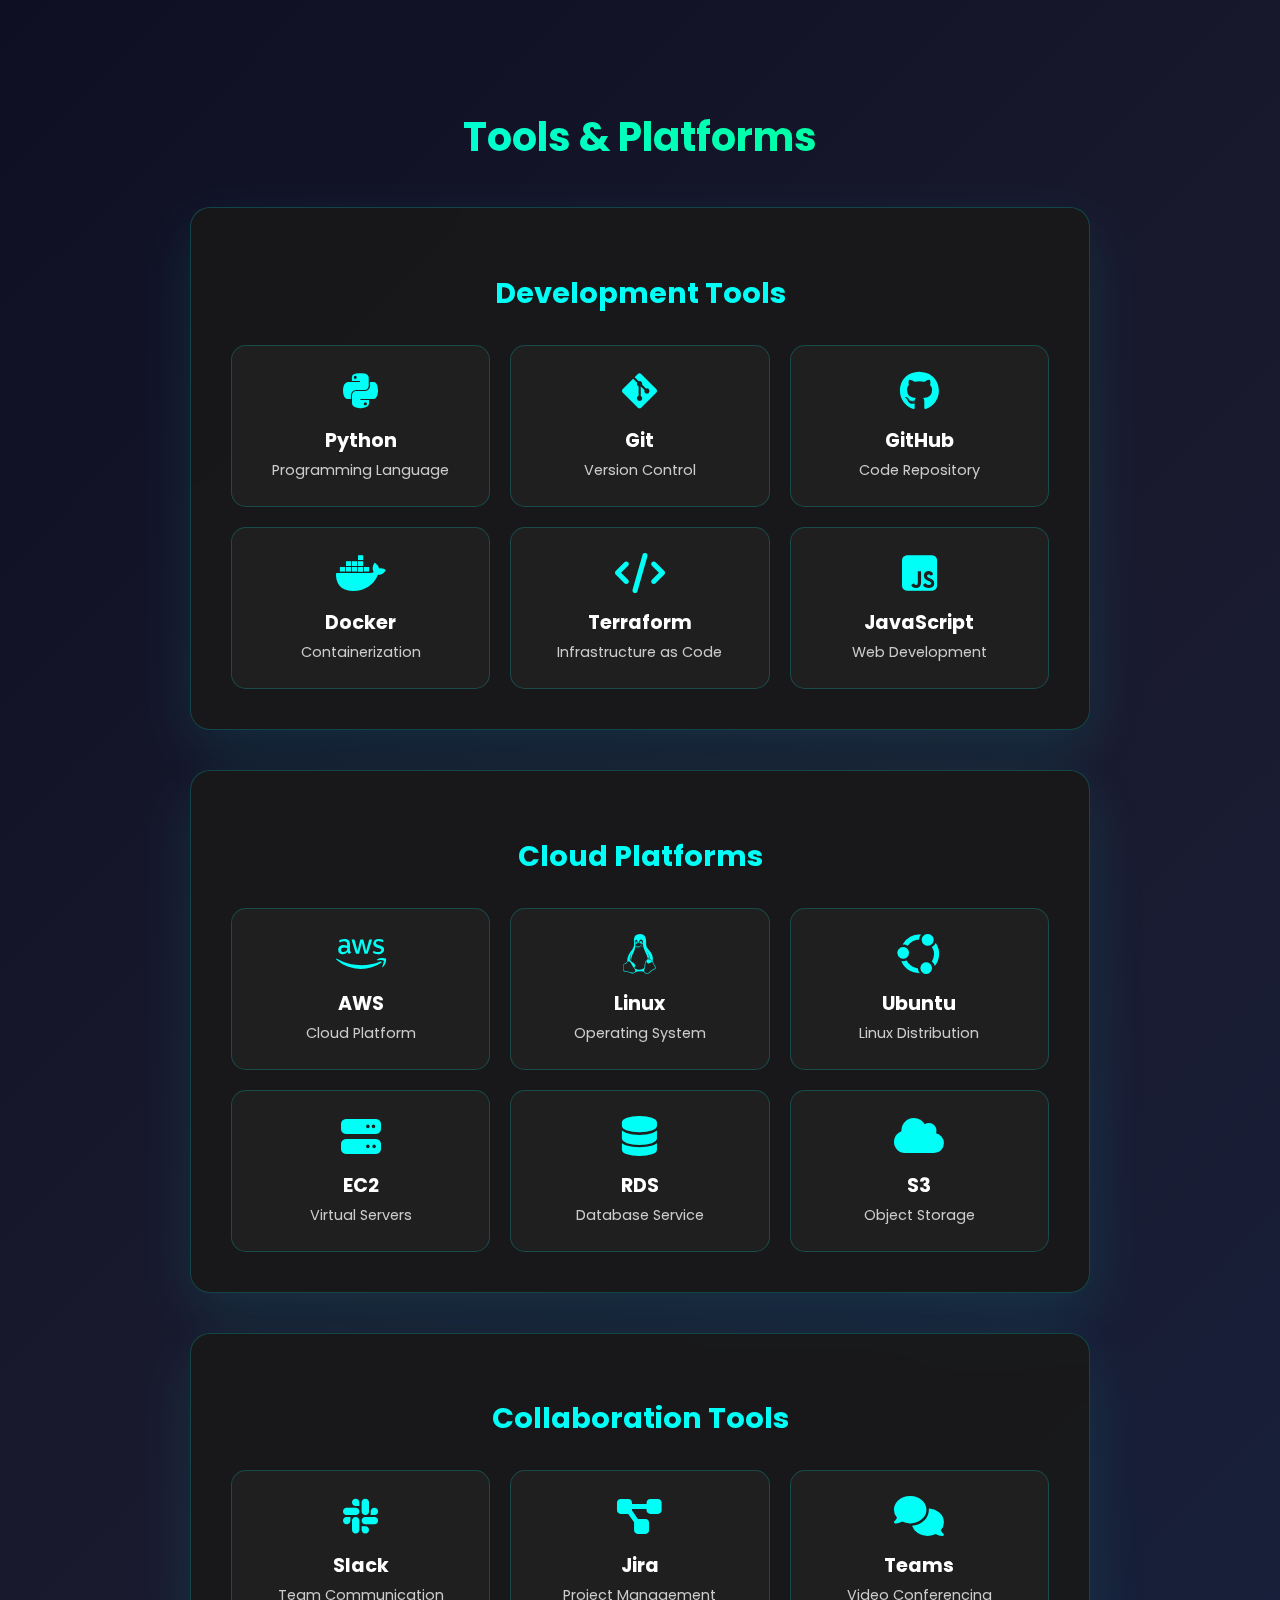
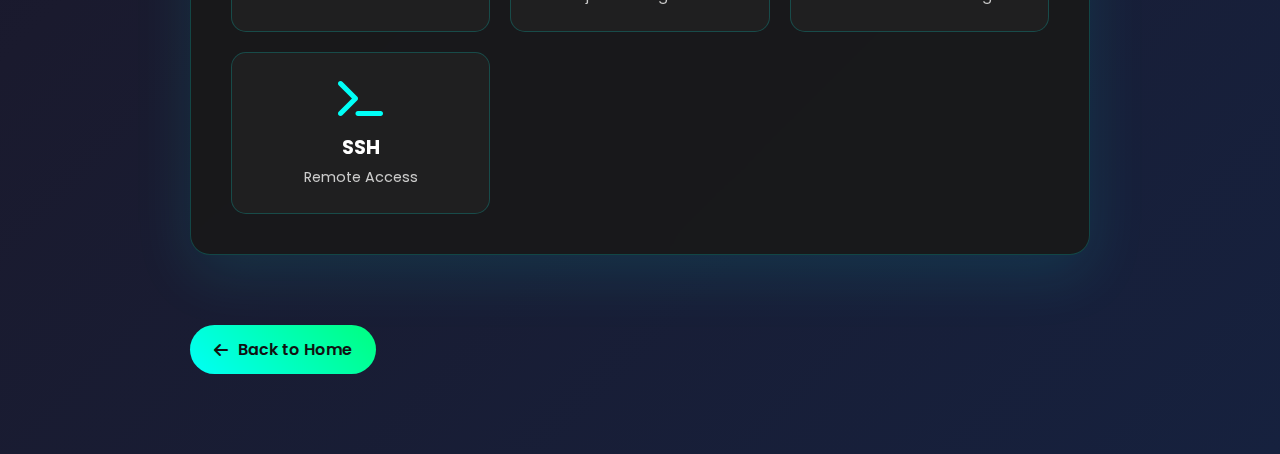
<file: tools&platforms.html>
<!DOCTYPE html>
<html lang="en">
<head>
    <meta charset="UTF-8" />
    <meta name="viewport" content="width=device-width, initial-scale=1.0" />
    <title>Tools & Platforms | Gustav V. Kiewiets</title>
    <link rel="stylesheet" href="https://cdnjs.cloudflare.com/ajax/libs/font-awesome/6.4.2/css/all.min.css"/>
    <link href="https://fonts.googleapis.com/css2?family=Poppins:wght@300;400;500;600;700&display=swap" rel="stylesheet">
    <style>
        body {
            font-family: 'Poppins', Arial, sans-serif;
            background: linear-gradient(135deg, #0f0f23 0%, #1a1a2e 50%, #16213e 100%);
            margin: 0;
            padding: 0;
            color: #fff;
            min-height: 100vh;
        }
        
        .container {
            max-width: 900px;
            margin: 60px auto;
            padding: 20px;
        }
        
        h1 {
            text-align: center;
            font-size: 2.5rem;
            font-weight: 700;
            margin-bottom: 40px;
            background: linear-gradient(45deg, #00fff7, #00ff7f);
            -webkit-background-clip: text;
            -webkit-text-fill-color: transparent;
            background-clip: text;
        }
        
        .tools-section {
            background: rgba(24, 24, 24, 0.9);
            backdrop-filter: blur(20px);
            border-radius: 20px;
            border: 1px solid rgba(0, 255, 247, 0.2);
            box-shadow: 0 20px 60px rgba(0, 255, 247, 0.1);
            padding: 40px;
            margin-bottom: 40px;
        }
        
        .section-title {
            color: #00fff7;
            font-size: 1.8rem;
            margin-bottom: 30px;
            text-align: center;
        }
        
        .tools-grid {
            display: grid;
            grid-template-columns: repeat(auto-fit, minmax(200px, 1fr));
            gap: 20px;
        }
        
        .tool-card {
            background: rgba(34, 34, 34, 0.8);
            border-radius: 15px;
            padding: 25px;
            border: 1px solid rgba(0, 255, 247, 0.2);
            transition: all 0.3s ease;
            text-align: center;
            cursor: pointer;
        }
        
        .tool-card:hover {
            border-color: #00fff7;
            transform: translateY(-5px);
            box-shadow: 0 15px 30px rgba(0, 255, 247, 0.2);
        }
        
        .tool-card i {
            font-size: 2.5rem;
            color: #00fff7;
            margin-bottom: 15px;
        }
        
        .tool-card h3 {
            color: #fff;
            margin: 0 0 5px 0;
            font-size: 1.2rem;
        }
        
        .tool-card p {
            color: #ccc;
            margin: 0;
            font-size: 0.9rem;
        }
        
        .back-link {
            display: inline-flex;
            align-items: center;
            gap: 10px;
            background: linear-gradient(45deg, #00fff7, #00ff7f);
            color: #111;
            text-decoration: none;
            padding: 12px 24px;
            border-radius: 25px;
            font-weight: 600;
            transition: all 0.3s ease;
            margin-top: 30px;
        }
        
        .back-link:hover {
            transform: translateY(-2px);
            box-shadow: 0 10px 25px rgba(0, 255, 247, 0.3);
        }
        
        @media (max-width: 768px) {
            .container {
                margin: 40px auto;
                padding: 15px;
            }
            
            .tools-section {
                padding: 30px 20px;
            }
            
            h1 {
                font-size: 2rem;
            }
            
            .tools-grid {
                grid-template-columns: repeat(auto-fit, minmax(150px, 1fr));
                gap: 15px;
            }
        }
    </style>
</head>
<body>
    <div class="container">
        <h1>Tools & Platforms</h1>
        
        <div class="tools-section">
            <h2 class="section-title">Development Tools</h2>
            <div class="tools-grid">
                <div class="tool-card">
                    <i class="fab fa-python"></i>
                    <h3>Python</h3>
                    <p>Programming Language</p>
                </div>
                <div class="tool-card">
                    <i class="fab fa-git-alt"></i>
                    <h3>Git</h3>
                    <p>Version Control</p>
                </div>
                <div class="tool-card">
                    <i class="fab fa-github"></i>
                    <h3>GitHub</h3>
                    <p>Code Repository</p>
                </div>
                <div class="tool-card">
                    <i class="fab fa-docker"></i>
                    <h3>Docker</h3>
                    <p>Containerization</p>
                </div>
                <div class="tool-card">
                    <i class="fas fa-code"></i>
                    <h3>Terraform</h3>
                    <p>Infrastructure as Code</p>
                </div>
                <div class="tool-card">
                    <i class="fab fa-js-square"></i>
                    <h3>JavaScript</h3>
                    <p>Web Development</p>
                </div>
            </div>
        </div>
        
        <div class="tools-section">
            <h2 class="section-title">Cloud Platforms</h2>
            <div class="tools-grid">
                <div class="tool-card">
                    <i class="fab fa-aws"></i>
                    <h3>AWS</h3>
                    <p>Cloud Platform</p>
                </div>
                <div class="tool-card">
                    <i class="fab fa-linux"></i>
                    <h3>Linux</h3>
                    <p>Operating System</p>
                </div>
                <div class="tool-card">
                    <i class="fab fa-ubuntu"></i>
                    <h3>Ubuntu</h3>
                    <p>Linux Distribution</p>
                </div>
                <div class="tool-card">
                    <i class="fas fa-server"></i>
                    <h3>EC2</h3>
                    <p>Virtual Servers</p>
                </div>
                <div class="tool-card">
                    <i class="fas fa-database"></i>
                    <h3>RDS</h3>
                    <p>Database Service</p>
                </div>
                <div class="tool-card">
                    <i class="fas fa-cloud"></i>
                    <h3>S3</h3>
                    <p>Object Storage</p>
                </div>
            </div>
        </div>
        
        <div class="tools-section">
            <h2 class="section-title">Collaboration Tools</h2>
            <div class="tools-grid">
                <div class="tool-card">
                    <i class="fab fa-slack"></i>
                    <h3>Slack</h3>
                    <p>Team Communication</p>
                </div>
                <div class="tool-card">
                    <i class="fas fa-project-diagram"></i>
                    <h3>Jira</h3>
                    <p>Project Management</p>
                </div>
                <div class="tool-card">
                    <i class="fas fa-comments"></i>
                    <h3>Teams</h3>
                    <p>Video Conferencing</p>
                </div>
                <div class="tool-card">
                    <i class="fas fa-terminal"></i>
                    <h3>SSH</h3>
                    <p>Remote Access</p>
                </div>
            </div>
        </div>
        
        <a href="index.html" class="back-link">
            <i class="fas fa-arrow-left"></i> Back to Home
        </a>
    </div>
</body>
</html>
</file>
